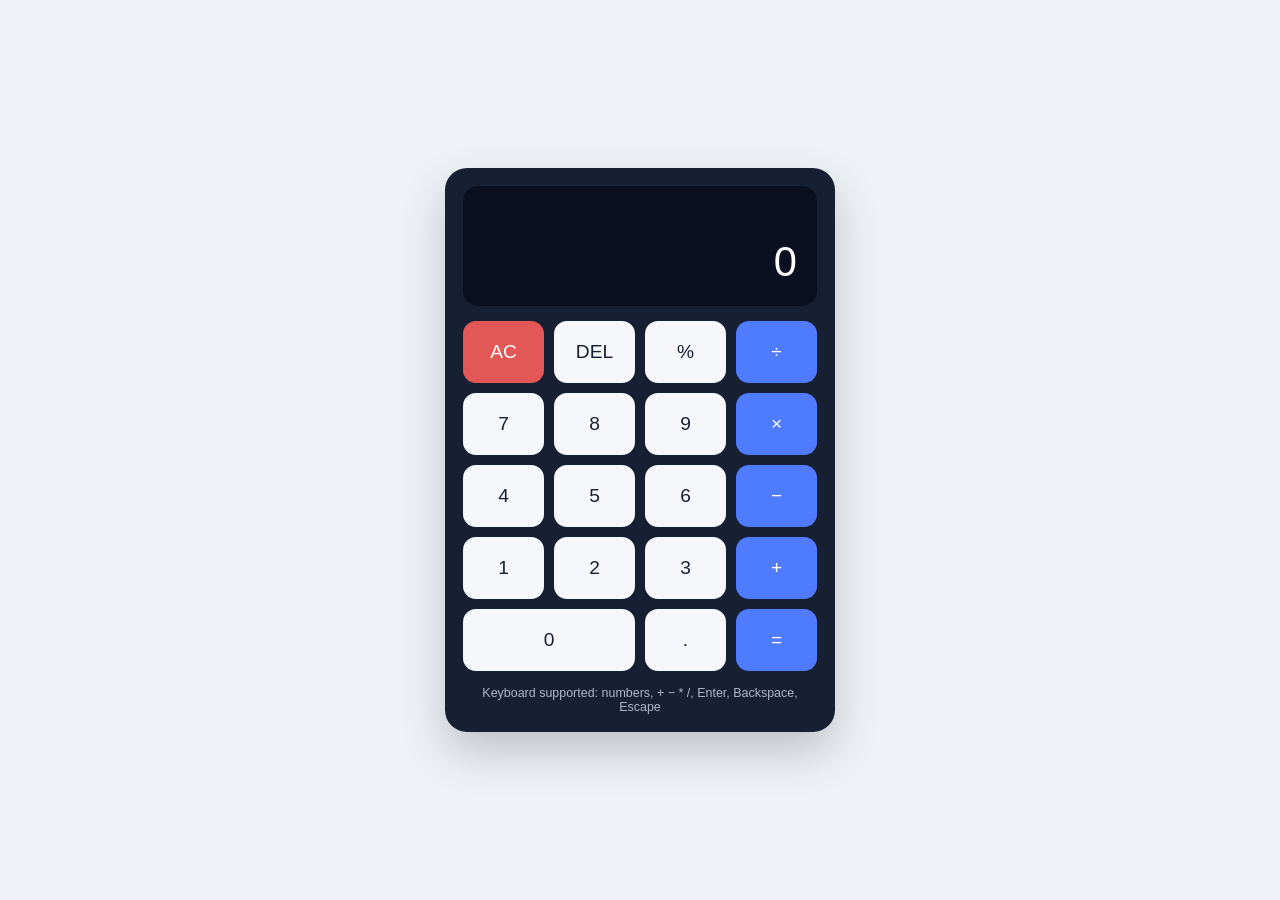
<file: CodeAlpha_Calculator/index.html>
<!DOCTYPE html>
<html lang="en">
<head>
<meta charset="UTF-8">
<meta name="viewport" content="width=device-width, initial-scale=1.0">
<title>Calculator | CodeAlpha</title>
<link rel="stylesheet" href="style.css">
</head>
<body>
<div class="calculator">
  <div class="display">
    <div id="previous"></div>
    <div id="current">0</div>
  </div>
  <div class="buttons">
    <button class="danger" data-action="clear">AC</button>
    <button data-action="delete">DEL</button>
    <button data-action="percent">%</button>
    <button class="operator" data-op="/">÷</button>
    <button data-number="7">7</button><button data-number="8">8</button><button data-number="9">9</button>
    <button class="operator" data-op="*">×</button>
    <button data-number="4">4</button><button data-number="5">5</button><button data-number="6">6</button>
    <button class="operator" data-op="-">−</button>
    <button data-number="1">1</button><button data-number="2">2</button><button data-number="3">3</button>
    <button class="operator" data-op="+">+</button>
    <button data-number="0" class="zero">0</button><button data-number=".">.</button>
    <button class="equal" data-action="equals">=</button>
  </div>
  <p class="hint">Keyboard supported: numbers, + − * /, Enter, Backspace, Escape</p>
</div>
<script src="script.js"></script>
</body>
</html>
</file>
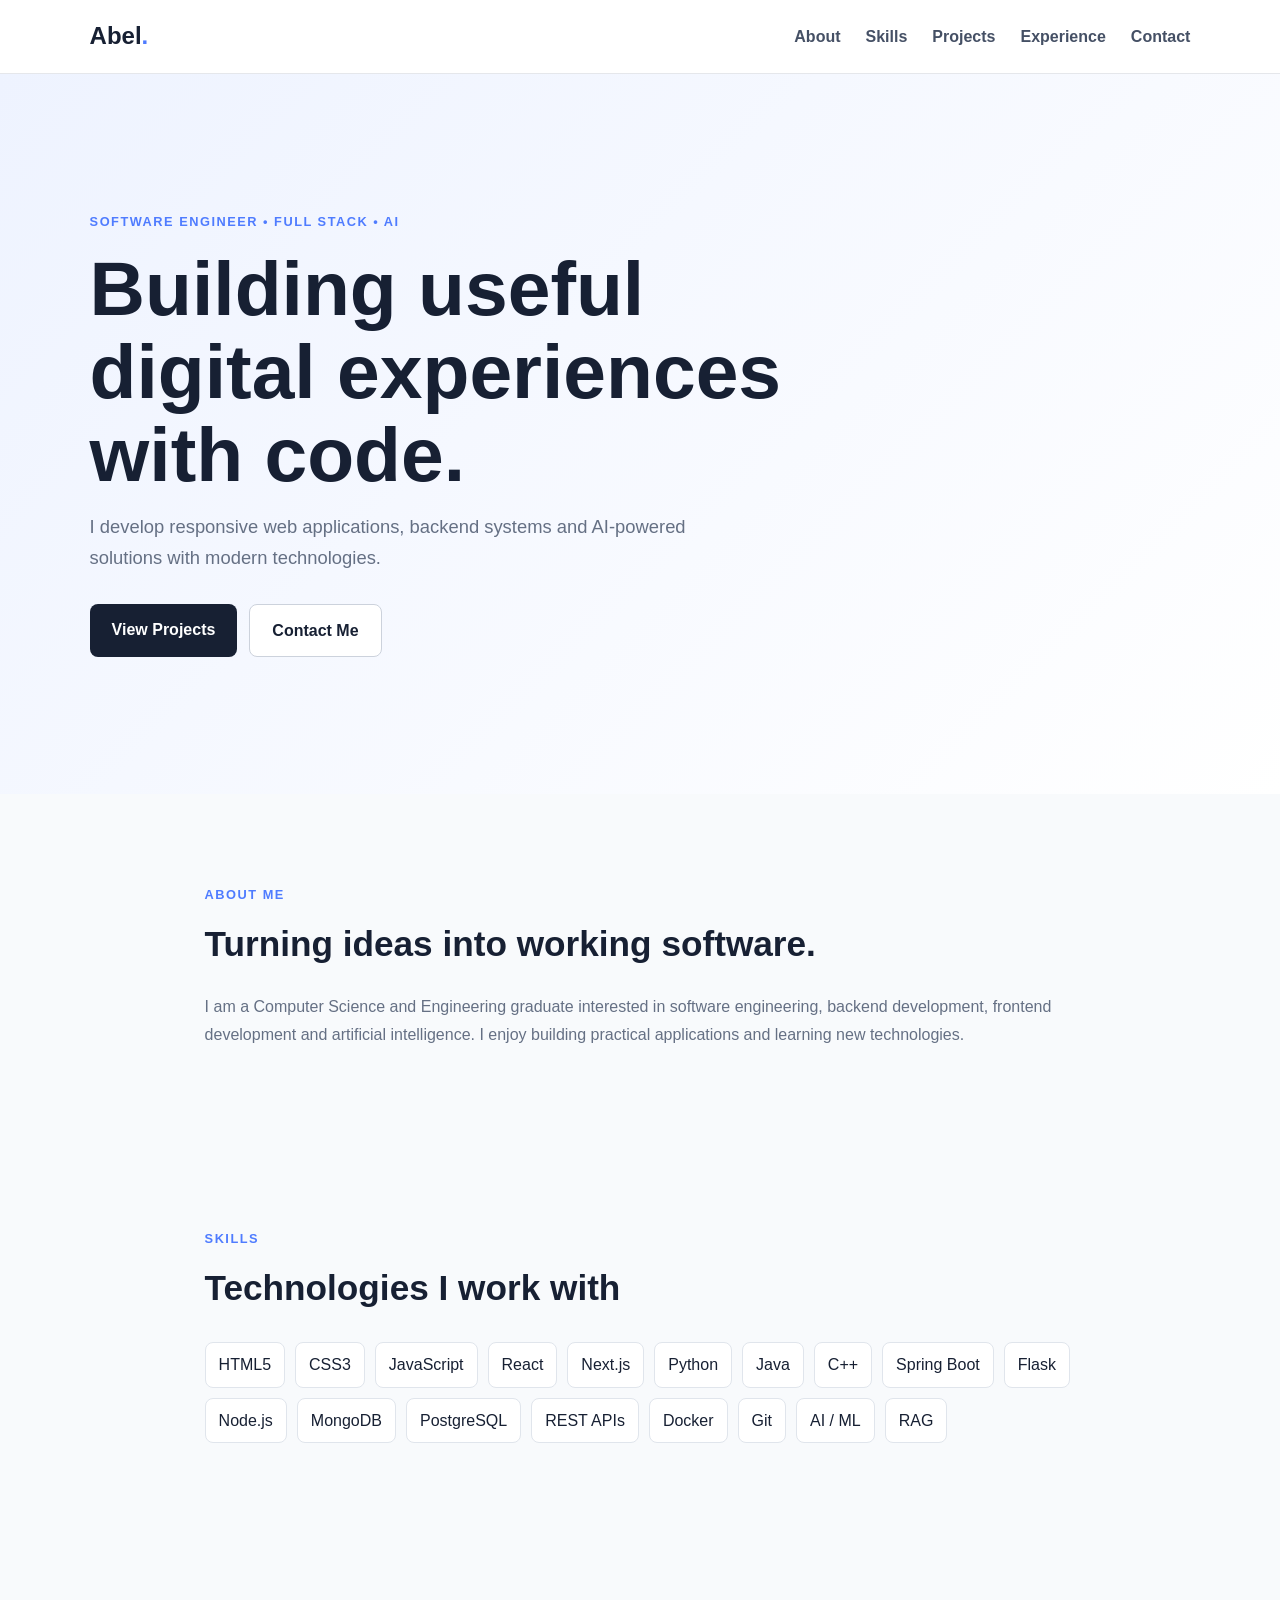
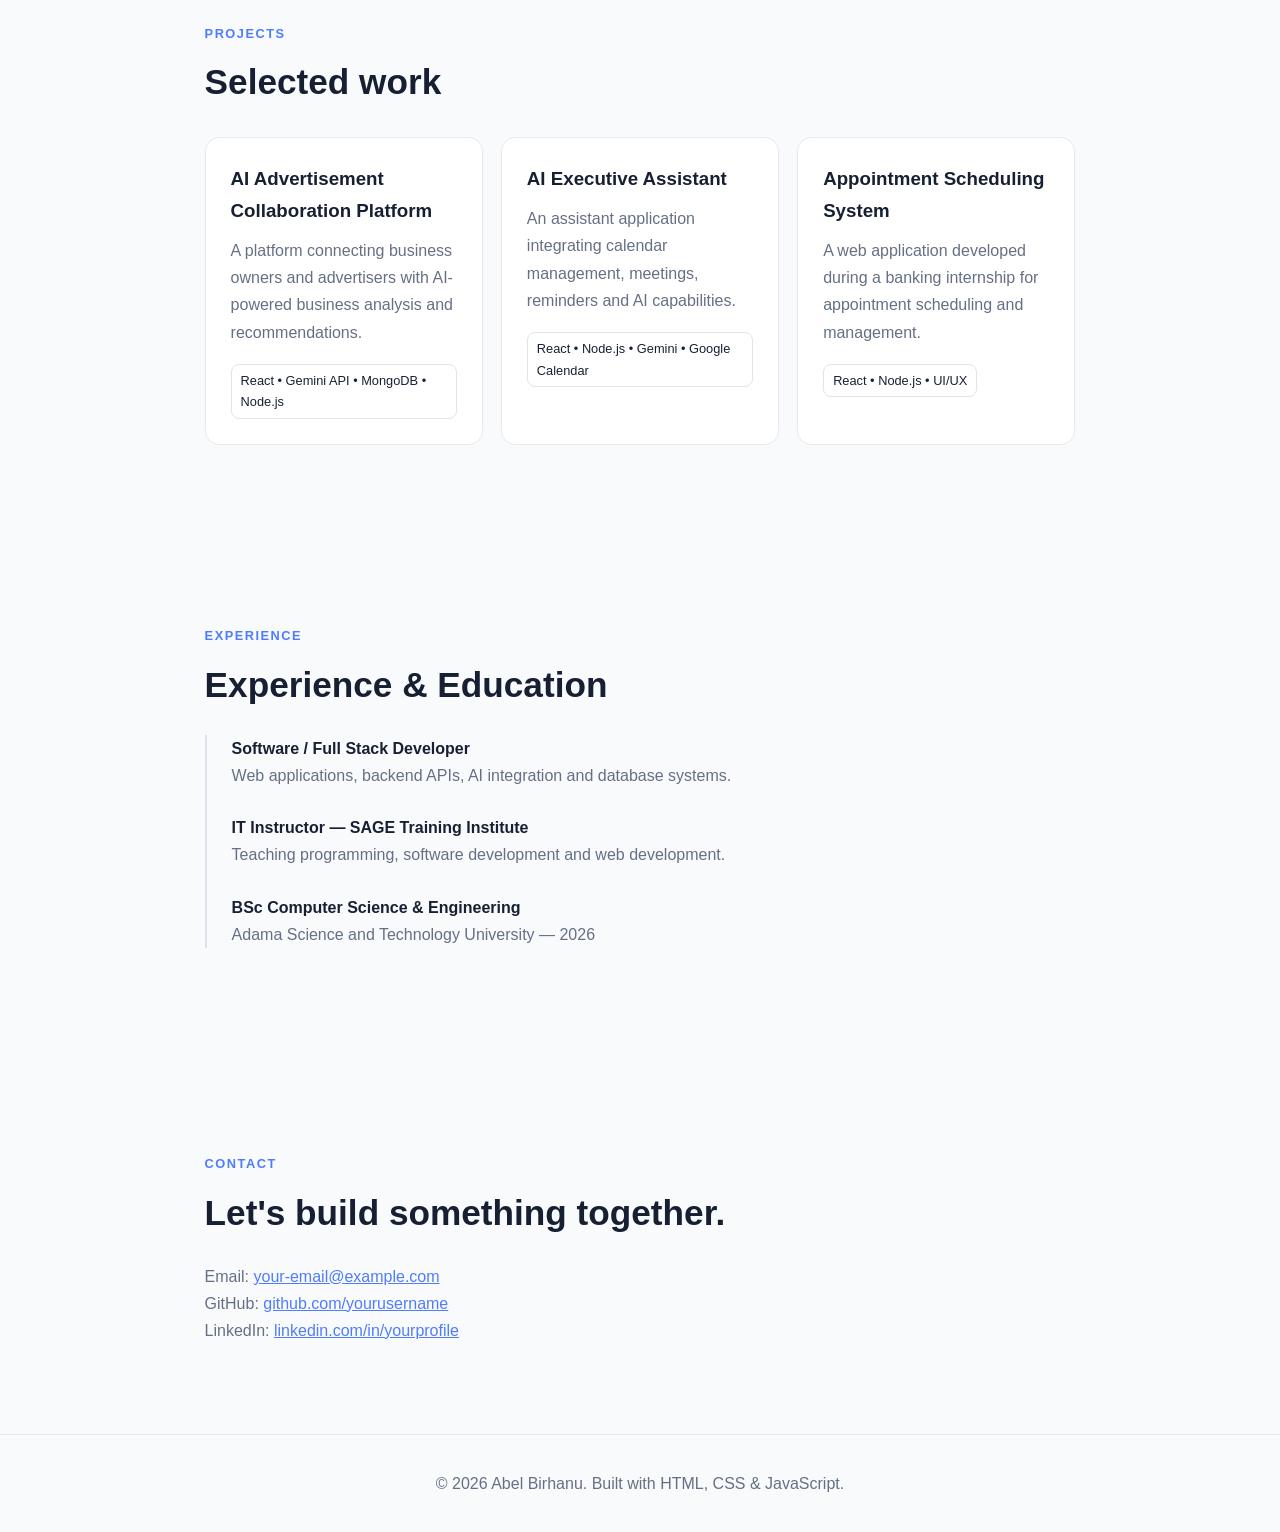
<file: CodeAlpha_Portfolio/index.html>
<!DOCTYPE html>
<html lang="en">
<head>
<meta charset="UTF-8">
<meta name="viewport" content="width=device-width, initial-scale=1.0">
<meta name="description" content="Personal portfolio website">
<title>Abel Birhanu | Software Engineer</title>
<link rel="stylesheet" href="style.css">
</head>
<body>
<header class="navbar">
  <a href="#" class="logo">Abel<span>.</span></a>
  <button class="menu" id="menu">☰</button>
  <nav id="nav">
    <a href="#about">About</a><a href="#skills">Skills</a><a href="#projects">Projects</a>
    <a href="#experience">Experience</a><a href="#contact">Contact</a>
  </nav>
</header>

<section class="hero">
  <div>
    <p class="tag">SOFTWARE ENGINEER • FULL STACK • AI</p>
    <h1>Building useful digital experiences with code.</h1>
    <p class="intro">I develop responsive web applications, backend systems and AI-powered solutions with modern technologies.</p>
    <div class="actions"><a href="#projects" class="btn">View Projects</a><a href="#contact" class="btn outline">Contact Me</a></div>
  </div>
</section>

<section id="about" class="section">
  <p class="eyebrow">ABOUT ME</p><h2>Turning ideas into working software.</h2>
  <p>I am a Computer Science and Engineering graduate interested in software engineering, backend development, frontend development and artificial intelligence. I enjoy building practical applications and learning new technologies.</p>
</section>

<section id="skills" class="section">
  <p class="eyebrow">SKILLS</p><h2>Technologies I work with</h2>
  <div class="skills">
    <span>HTML5</span><span>CSS3</span><span>JavaScript</span><span>React</span><span>Next.js</span>
    <span>Python</span><span>Java</span><span>C++</span><span>Spring Boot</span><span>Flask</span>
    <span>Node.js</span><span>MongoDB</span><span>PostgreSQL</span><span>REST APIs</span><span>Docker</span><span>Git</span>
    <span>AI / ML</span><span>RAG</span>
  </div>
</section>

<section id="projects" class="section">
  <p class="eyebrow">PROJECTS</p><h2>Selected work</h2>
  <div class="projects">
    <article><h3>AI Advertisement Collaboration Platform</h3><p>A platform connecting business owners and advertisers with AI-powered business analysis and recommendations.</p><div class="tech">React • Gemini API • MongoDB • Node.js</div></article>
    <article><h3>AI Executive Assistant</h3><p>An assistant application integrating calendar management, meetings, reminders and AI capabilities.</p><div class="tech">React • Node.js • Gemini • Google Calendar</div></article>
    <article><h3>Appointment Scheduling System</h3><p>A web application developed during a banking internship for appointment scheduling and management.</p><div class="tech">React • Node.js • UI/UX</div></article>
  </div>
</section>

<section id="experience" class="section">
  <p class="eyebrow">EXPERIENCE</p><h2>Experience & Education</h2>
  <div class="timeline">
    <div><strong>Software / Full Stack Developer</strong><p>Web applications, backend APIs, AI integration and database systems.</p></div>
    <div><strong>IT Instructor — SAGE Training Institute</strong><p>Teaching programming, software development and web development.</p></div>
    <div><strong>BSc Computer Science & Engineering</strong><p>Adama Science and Technology University — 2026</p></div>
  </div>
</section>

<section id="contact" class="section contact">
  <p class="eyebrow">CONTACT</p><h2>Let's build something together.</h2>
  <p>Email: <a href="mailto:your-email@example.com">your-email@example.com</a></p>
  <p>GitHub: <a href="https://github.com/" target="_blank">github.com/yourusername</a></p>
  <p>LinkedIn: <a href="https://linkedin.com/" target="_blank">linkedin.com/in/yourprofile</a></p>
</section>

<footer>© <span id="year"></span> Abel Birhanu. Built with HTML, CSS & JavaScript.</footer>
<script src="script.js"></script>
</body>
</html>
</file>
<file: CodeAlpha_Calculator/style.css>
* { box-sizing: border-box; }
body { margin: 0; min-height: 100vh; display: grid; place-items: center; font-family: Arial, sans-serif; background: #eef2f7; }
.calculator { width: min(390px, 94vw); background: #172033; padding: 18px; border-radius: 22px; box-shadow: 0 20px 45px #0003; }
.display { background: #0b1020; color: white; min-height: 120px; border-radius: 15px; padding: 20px; text-align: right; display: flex; flex-direction: column; justify-content: end; overflow: hidden; }
#previous { color: #98a2b3; min-height: 24px; font-size: 1rem; }
#current { font-size: 2.6rem; word-break: break-all; }
.buttons { display: grid; grid-template-columns: repeat(4, 1fr); gap: 10px; margin-top: 15px; }
button { border: 0; min-height: 62px; border-radius: 13px; font-size: 1.2rem; cursor: pointer; background: #f5f7fa; color: #172033; transition: .15s; }
button:hover { transform: translateY(-2px); }
button:active { transform: scale(.96); }
.operator, .equal { background: #4f7cff; color: white; }
.danger { background: #e45757; color: white; }
.zero { grid-column: span 2; }
.hint { color: #aeb8c9; font-size: .78rem; text-align: center; margin: 15px 0 0; }
</file>
<file: CodeAlpha_Portfolio/style.css>
* { box-sizing: border-box; margin: 0; padding: 0; scroll-behavior: smooth; }
body { font-family: Arial, sans-serif; color: #172033; background: #f8fafc; line-height: 1.7; }
.navbar { position: sticky; top: 0; z-index: 5; display: flex; justify-content: space-between; align-items: center; padding: 16px 7%; background: #ffffffee; backdrop-filter: blur(10px); border-bottom: 1px solid #e5e7eb; }
.logo { font-size: 1.5rem; font-weight: 800; text-decoration: none; color: #172033; }
.logo span { color: #4f7cff; }
nav { display: flex; gap: 25px; } nav a { text-decoration: none; color: #455065; font-weight: 600; }
nav a:hover { color: #4f7cff; }
.menu { display: none; border: 0; background: none; font-size: 1.5rem; }
.hero { min-height: 80vh; display: grid; align-items: center; padding: 80px 7%; background: linear-gradient(135deg,#eef3ff,#ffffff); }
.hero > div { max-width: 800px; }
.tag, .eyebrow { color: #4f7cff; font-weight: 800; letter-spacing: 1.5px; font-size: .8rem; }
.hero h1 { font-size: clamp(2.5rem, 6vw, 5rem); line-height: 1.08; margin: 15px 0; }
.intro { max-width: 650px; font-size: 1.15rem; color: #657084; }
.actions { margin-top: 30px; display: flex; gap: 12px; flex-wrap: wrap; }
.btn { padding: 12px 22px; background: #172033; color: white; text-decoration: none; border-radius: 8px; font-weight: bold; }
.btn.outline { background: white; color: #172033; border: 1px solid #ccd2dc; }
.section { max-width: 1050px; margin: auto; padding: 90px 7%; }
.section h2 { font-size: 2.2rem; margin: 8px 0 20px; }
.section > p:not(.eyebrow) { color: #657084; }
.skills { display: flex; flex-wrap: wrap; gap: 10px; margin-top: 25px; }
.skills span, .tech { background: white; border: 1px solid #e0e5ec; border-radius: 8px; padding: 8px 13px; }
.projects { display: grid; grid-template-columns: repeat(3,1fr); gap: 18px; margin-top: 25px; }
.projects article { background: white; padding: 25px; border-radius: 14px; border: 1px solid #e6eaf0; transition: .3s; }
.projects article:hover { transform: translateY(-5px); box-shadow: 0 12px 30px #0001; }
.projects p { color: #657084; margin: 10px 0 18px; }
.tech { display: inline-block; font-size: .8rem; padding: 5px 9px; }
.timeline { border-left: 2px solid #dce2ea; padding-left: 25px; }
.timeline div { margin: 0 0 25px; }
.timeline p { color: #657084; }
.contact a { color: #4f7cff; }
footer { text-align: center; padding: 35px; border-top: 1px solid #e5e7eb; color: #657084; }
@media(max-width:750px) {
  .menu { display: block; } nav { display: none; position: absolute; top: 65px; left: 0; right: 0; background: white; padding: 20px 7%; flex-direction: column; }
  nav.open { display: flex; } .projects { grid-template-columns: 1fr; } .section { padding: 65px 7%; }
}
</file>
